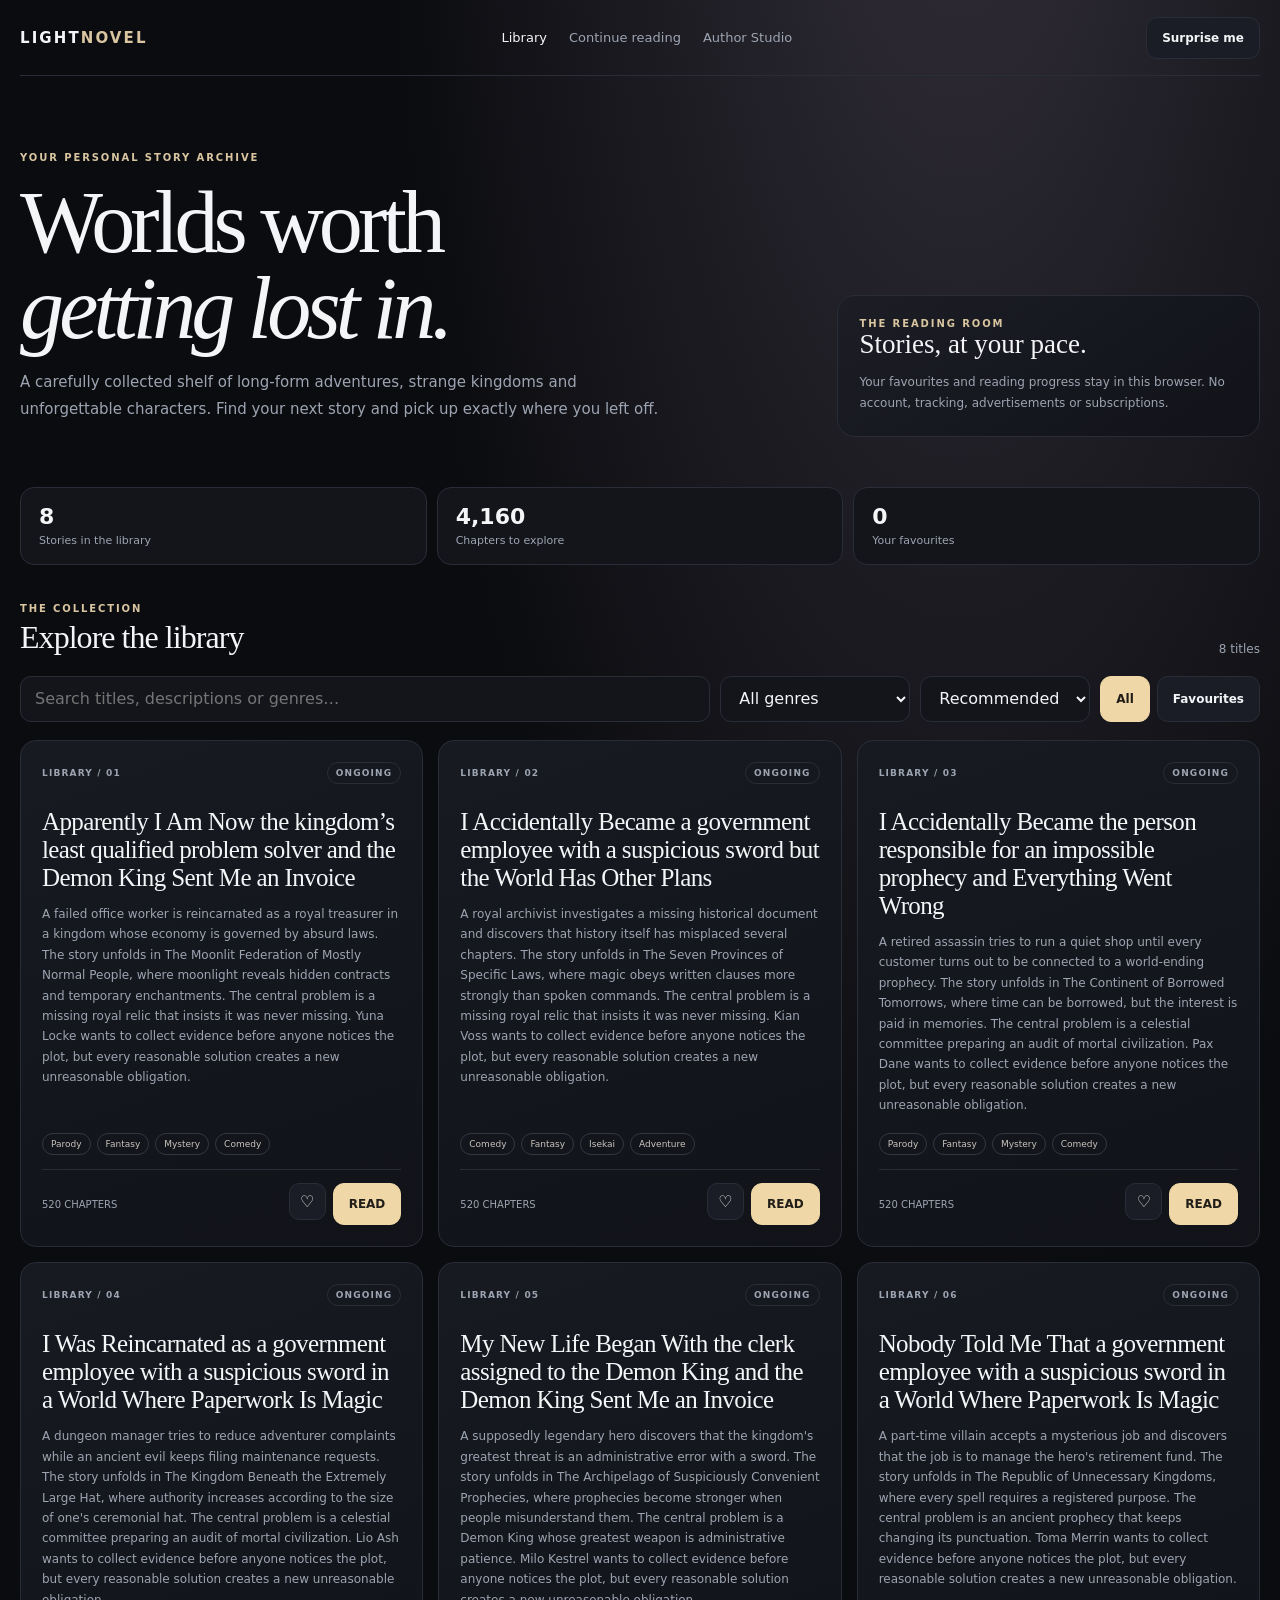
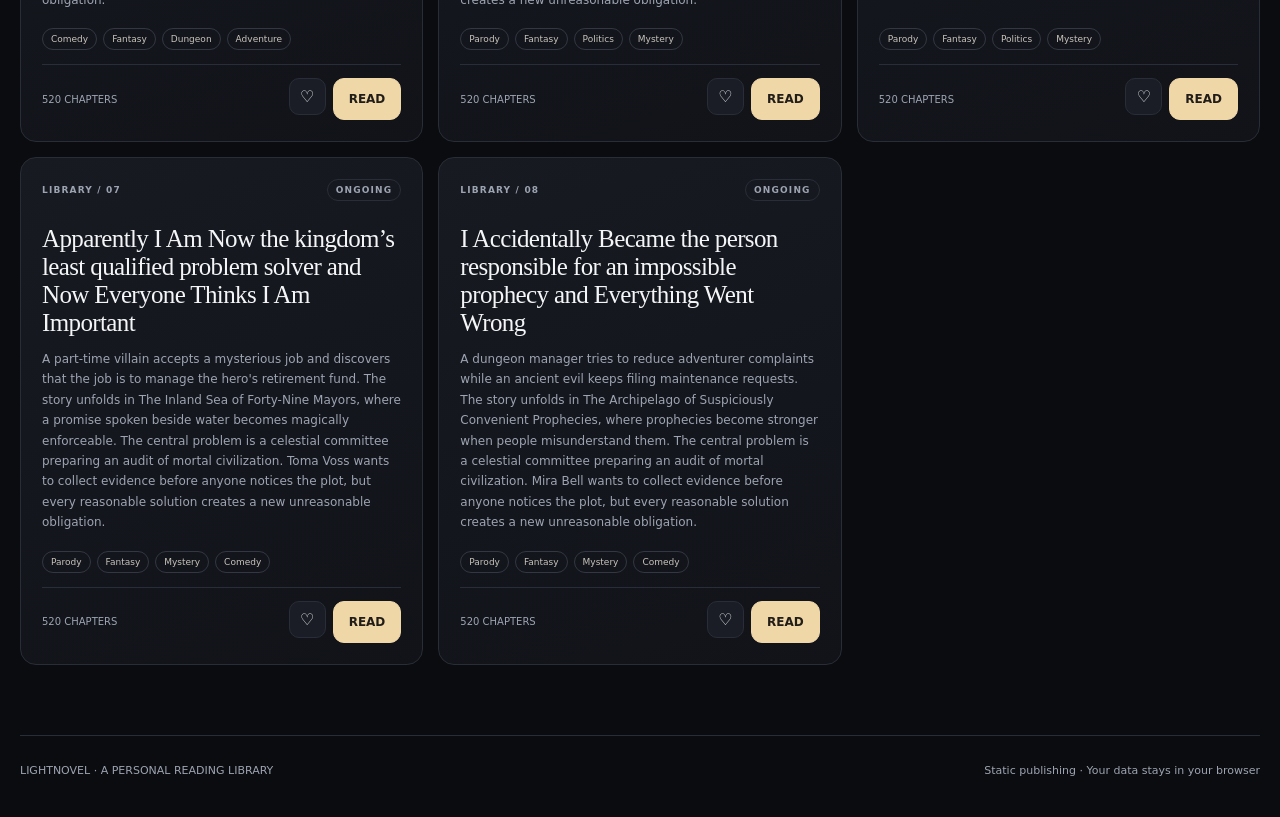
<file: index.html>
<!doctype html>
<html lang="en">
<head>
<meta charset="utf-8"><meta name="viewport" content="width=device-width,initial-scale=1,viewport-fit=cover">
<meta name="theme-color" content="#0b0c10"><meta name="description" content="A personal light novel library and publishing universe. Discover stories, read chapters and build your collection.">
<title>LIGHTNOVEL — A Library of Worlds</title><link rel="stylesheet" href="css/platform.css">
<link rel="manifest" href="manifest.webmanifest"><link rel="icon" href="assets/icon.svg" type="image/svg+xml"></head>
<body>
<header class="shell topbar"><a class="brand" href="index.html">LIGHT<span>NOVEL</span></a><nav class="nav" aria-label="Main navigation"><a href="#library" aria-current="page">Library</a><a href="#resume">Continue reading</a><a href="author-studio.html">Author Studio</a></nav><div class="top-actions"><button class="button" id="shuffle">Surprise me</button></div></header>
<main class="shell">
<section class="hero"><div><div class="eyebrow">YOUR PERSONAL STORY ARCHIVE</div><h1>Worlds worth<br><em>getting lost in.</em></h1><p>A carefully collected shelf of long-form adventures, strange kingdoms and unforgettable characters. Find your next story and pick up exactly where you left off.</p></div><aside class="hero-note"><div class="eyebrow">THE READING ROOM</div><strong>Stories, at your pace.</strong><p>Your favourites and reading progress stay in this browser. No account, tracking, advertisements or subscriptions.</p></aside></section>
<section class="stats" aria-label="Library statistics"><div class="stat"><strong id="totalNovels">—</strong><span>Stories in the library</span></div><div class="stat"><strong id="totalChapters">—</strong><span>Chapters to explore</span></div><div class="stat"><strong id="favouriteCount">0</strong><span>Your favourites</span></div></section>
<section class="resume" id="resume"><div><strong id="resumeTitle">Continue reading</strong><p id="resumeDetail"></p></div><button class="button primary" id="resumeButton">Continue →</button></section>
<section id="library"><div class="section-head"><div><div class="eyebrow">THE COLLECTION</div><h2>Explore the library</h2></div><p id="shown">Loading titles…</p></div><div class="toolbar"><input class="field" id="search" type="search" placeholder="Search titles, descriptions or genres…" aria-label="Search novels"><select class="field" id="genre" aria-label="Filter by genre"><option value="">All genres</option></select><select class="field" id="sort" aria-label="Sort novels"><option value="default">Recommended order</option><option value="title">Title A–Z</option><option value="chapters">Most chapters</option></select><div style="display:flex;gap:7px"><button class="button primary" id="allButton">All</button><button class="button" id="favsButton">Favourites</button></div></div><div class="grid" id="grid"><div class="loading">Opening the library…</div></div></section>
</main>
<footer class="shell footer"><span>LIGHTNOVEL · A PERSONAL READING LIBRARY</span><span>Static publishing · Your data stays in your browser</span></footer><div class="toast" id="toast" role="status" aria-live="polite"></div>
<script src="js/platform.js" defer></script>
<script src="js/pwa.js" defer></script></body></html>
</file>
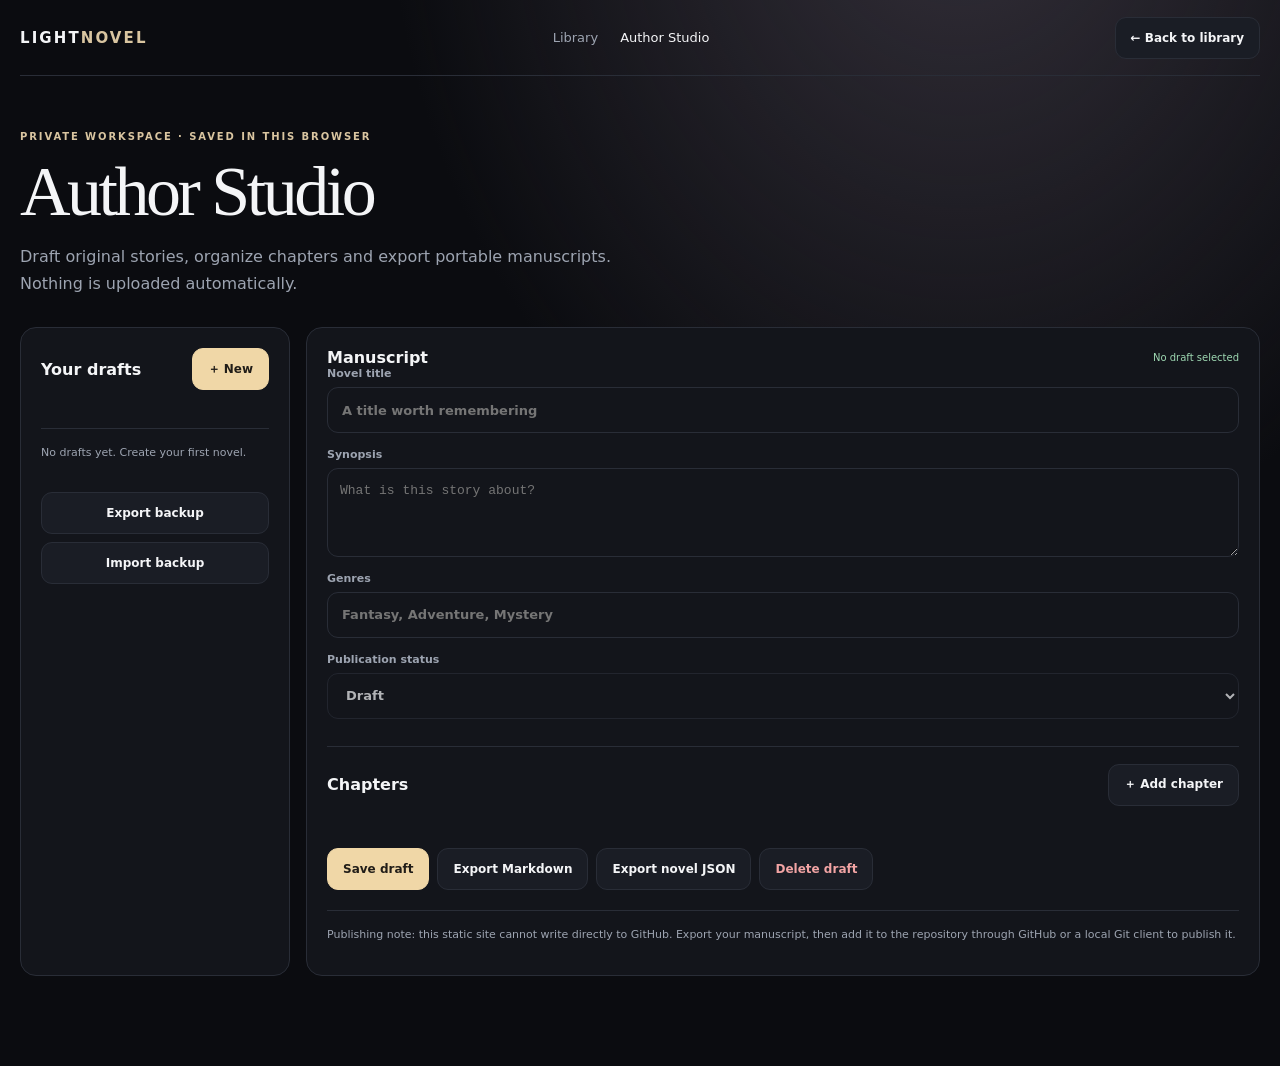
<file: author-studio.html>
<!doctype html><html lang="en"><head><meta charset="utf-8"><meta name="viewport" content="width=device-width,initial-scale=1"><meta name="theme-color" content="#0b0c10"><title>Author Studio — LIGHTNOVEL</title><link rel="stylesheet" href="css/platform.css"><link rel="stylesheet" href="css/studio.css"><link rel="manifest" href="manifest.webmanifest"><link rel="icon" href="assets/icon.svg" type="image/svg+xml"></head><body><header class="shell topbar"><a class="brand" href="index.html">LIGHT<span>NOVEL</span></a><nav class="nav"><a href="index.html">Library</a><a href="author-studio.html" aria-current="page">Author Studio</a></nav><div class="top-actions"><a class="button" href="index.html">← Back to library</a></div></header><main class="shell studio"><div class="eyebrow">PRIVATE WORKSPACE · SAVED IN THIS BROWSER</div><h1>Author Studio</h1><p class="studio-intro">Draft original stories, organize chapters and export portable manuscripts. Nothing is uploaded automatically.</p><div class="studio-grid"><aside class="studio-panel"><div class="panel-head"><h2>Your drafts</h2><button class="button primary" id="newDraft">＋ New</button></div><div id="draftList" class="draft-list"></div><div class="file-actions"><button class="button" id="exportAll">Export backup</button><label class="button file-label">Import backup<input type="file" id="importAll" accept="application/json"></label></div></aside><section class="studio-panel editor"><div class="panel-head"><h2>Manuscript</h2><span id="saveState" class="save-state">No draft selected</span></div><form id="draftForm"><label>Novel title<input class="field" id="title" maxlength="180" required placeholder="A title worth remembering"></label><label>Synopsis<textarea class="field" id="synopsis" rows="3" maxlength="1200" placeholder="What is this story about?"></textarea></label><label>Genres<input class="field" id="genres" placeholder="Fantasy, Adventure, Mystery"></label><label>Publication status<select class="field" id="status"><option>Draft</option><option>Ongoing</option><option>Completed</option><option>Hiatus</option></select></label><div class="chapter-head"><h3>Chapters</h3><button class="button" type="button" id="addChapter">＋ Add chapter</button></div><div id="chapters"></div><div class="editor-actions"><button class="button primary" type="submit">Save draft</button><button class="button" type="button" id="exportMarkdown">Export Markdown</button><button class="button" type="button" id="exportJson">Export novel JSON</button><button class="button danger" type="button" id="deleteDraft">Delete draft</button></div></form><p class="studio-note">Publishing note: this static site cannot write directly to GitHub. Export your manuscript, then add it to the repository through GitHub or a local Git client to publish it.</p></section></div></main><div class="toast" id="toast" role="status" aria-live="polite"></div><script src="js/studio.js" defer></script><script src="js/pwa.js" defer></script></body></html>
</file>
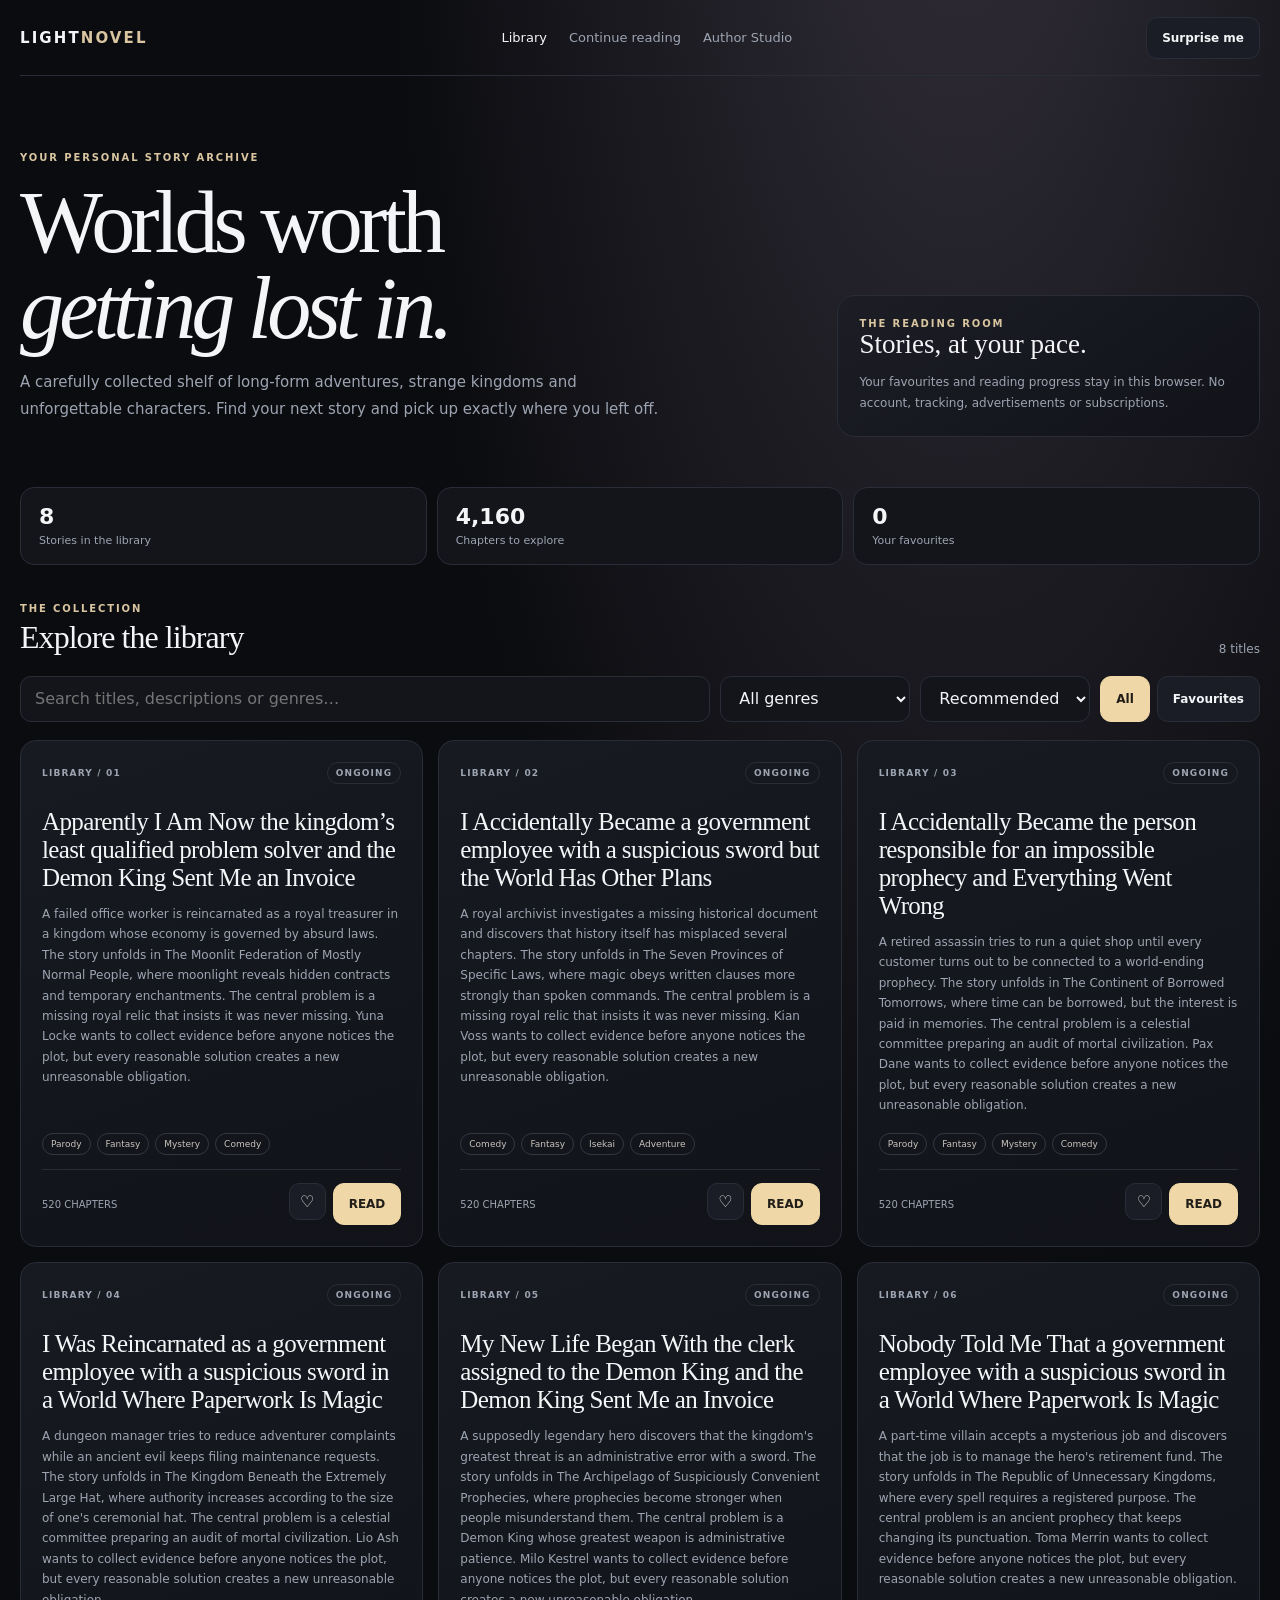
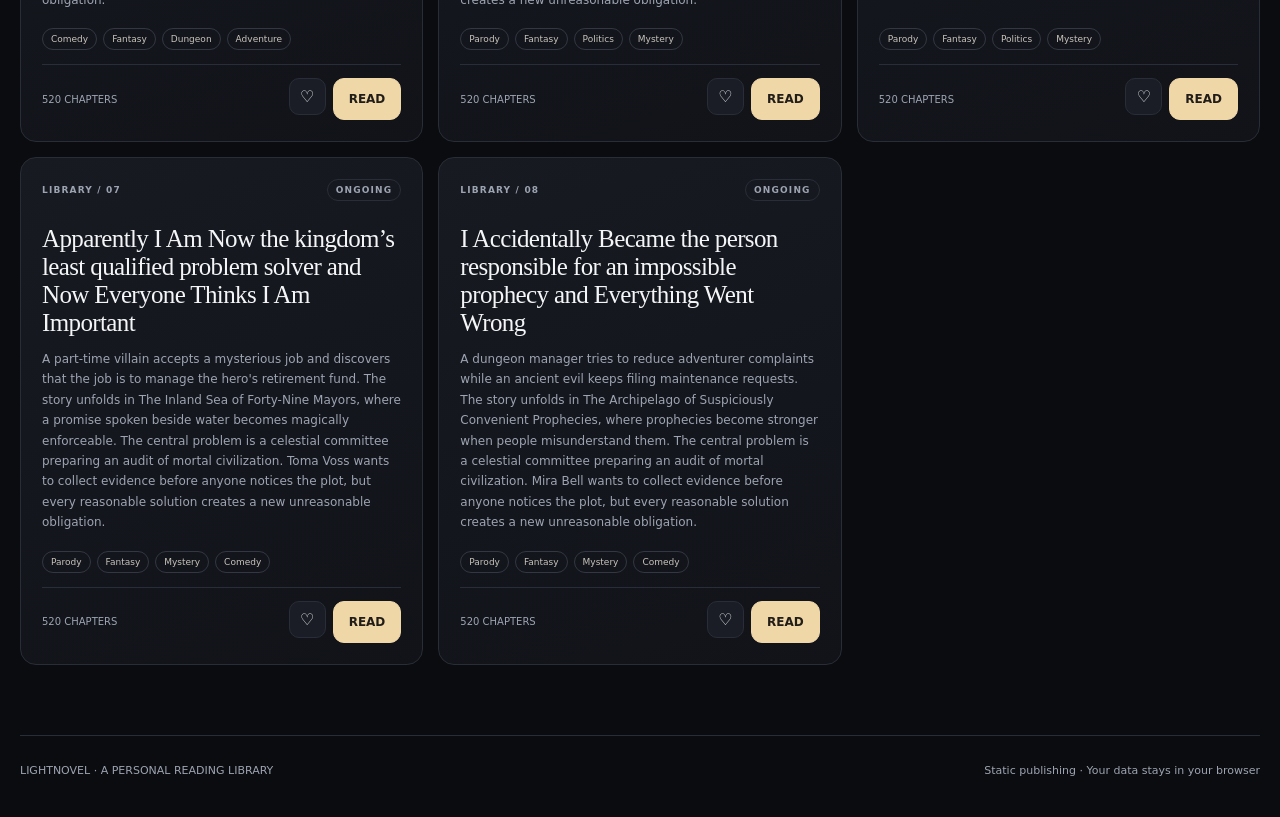
<file: reader.html>
<!doctype html>
<html lang="en">
<head><meta charset="utf-8"><meta name="viewport" content="width=device-width,initial-scale=1,viewport-fit=cover"><meta name="theme-color" content="#0b0c10"><title>Reader — LIGHTNOVEL</title><link rel="stylesheet" href="css/reader.css"><link rel="manifest" href="manifest.webmanifest"><link rel="icon" href="assets/icon.svg" type="image/svg+xml"></head>
<body>
<header class="readerbar"><a href="index.html">← LIBRARY</a><div class="reader-actions"><button id="fontDown" aria-label="Decrease text size">A−</button><button id="fontUp" aria-label="Increase text size">A+</button><button id="themeToggle">Theme</button><button id="bookmark" aria-pressed="false">♡ Save chapter</button></div><div id="counter">CHAPTER 1 / 520</div></header>
<div class="progress-track" aria-label="Novel reading progress"><div id="readingProgress" role="progressbar" aria-valuemin="0" aria-valuemax="100" aria-valuenow="0"></div></div>
<main class="layout"><aside class="sidebar"><p class="eyebrow">CURRENT NOVEL</p><h1 id="novelTitle">Loading…</h1><div class="box"><b>WORLD</b><p id="world">—</p><p id="worldSummary">—</p></div><div class="box"><b>POV</b><p id="pov">—</p><p id="role">—</p></div><div class="box"><b>STORY STATUS</b><p id="status">—</p></div></aside>
<article class="reader"><p id="meta" class="meta">—</p><h2 id="chapterTitle">Loading chapter…</h2><div id="text" class="text"></div><nav class="controls"><button id="prev">← PREVIOUS</button><button id="next">NEXT →</button></nav></article></main>
<script src="js/reader.js" defer></script><script src="js/pwa.js" defer></script></body></html>
</file>
<file: css/platform.css>
:root{color-scheme:dark;--bg:#0b0c10;--surface:#13151b;--surface-2:#1a1d25;--line:#292d37;--text:#f4f5f7;--muted:#9da4b1;--accent:#d9c5a0;--accent-strong:#f0d7a7;--good:#9ed8b2;--radius:18px;--max:1240px}
*{box-sizing:border-box}html{min-width:320px;background:var(--bg);scroll-behavior:smooth}body{margin:0;color:var(--text);font-family:Inter,ui-sans-serif,system-ui,-apple-system,"Segoe UI",sans-serif;background:radial-gradient(ellipse at 75% -15%,#34303a 0,transparent 36rem),var(--bg);min-height:100vh}button,input,select{font:inherit}button,a{touch-action:manipulation}a{color:inherit}.shell{width:min(100% - 40px,var(--max));margin:auto}.topbar{height:76px;display:flex;align-items:center;justify-content:space-between;gap:20px;border-bottom:1px solid var(--line)}.brand{text-decoration:none;font-weight:900;letter-spacing:.14em;font-size:15px}.brand span{color:var(--accent)}.nav{display:flex;align-items:center;gap:22px;color:var(--muted);font-size:13px}.nav a{text-decoration:none}.nav a:hover,.nav a[aria-current=page]{color:var(--text)}.top-actions{display:flex;gap:9px}.button{border:1px solid var(--line);background:var(--surface-2);color:var(--text);padding:11px 15px;border-radius:11px;font-weight:750;font-size:12px;cursor:pointer;text-decoration:none;display:inline-flex;align-items:center;justify-content:center;min-height:42px}.button:hover{border-color:#77717a}.button.primary{background:var(--accent-strong);color:#211d18;border-color:var(--accent-strong)}.hero{padding:76px 0 42px;display:grid;grid-template-columns:minmax(0,1.3fr) minmax(220px,.7fr);gap:30px;align-items:end}.eyebrow{text-transform:uppercase;letter-spacing:.19em;font-size:10px;color:var(--accent);font-weight:850}.hero h1{font-family:Georgia,serif;font-weight:500;letter-spacing:-.055em;line-height:.98;font-size:clamp(48px,7.5vw,88px);max-width:760px;margin:17px 0}.hero p{max-width:660px;color:var(--muted);line-height:1.75;font-size:15px}.hero-note{border:1px solid var(--line);background:linear-gradient(145deg,#1c1d25,#111319);border-radius:var(--radius);padding:22px}.hero-note strong{font-family:Georgia,serif;font-size:27px;font-weight:500}.hero-note p{font-size:12px;margin-bottom:0}.stats{display:grid;grid-template-columns:repeat(3,1fr);gap:10px;margin:8px 0 34px}.stat{padding:16px 18px;background:var(--surface);border:1px solid var(--line);border-radius:14px}.stat strong{display:block;font-size:22px}.stat span{color:var(--muted);font-size:11px}.section-head{display:flex;justify-content:space-between;align-items:end;gap:16px;margin:38px 0 18px}.section-head h2{font-family:Georgia,serif;font-size:32px;font-weight:500;letter-spacing:-.03em;margin:5px 0 0}.section-head p{color:var(--muted);font-size:12px;margin:0}.toolbar{display:grid;grid-template-columns:minmax(180px,1fr) 190px 170px auto;gap:10px;margin:20px 0 18px}.field{width:100%;min-height:46px;padding:0 14px;border:1px solid var(--line);border-radius:11px;background:var(--surface);color:var(--text);outline:none}.field:focus{border-color:var(--accent)}.grid{display:grid;grid-template-columns:repeat(3,minmax(0,1fr));gap:15px;padding-bottom:70px}.card{min-width:0;display:flex;flex-direction:column;border:1px solid var(--line);border-radius:16px;background:linear-gradient(160deg,#171a21,#111319);padding:21px;min-height:300px;transition:transform .18s,border-color .18s}.card:hover{transform:translateY(-3px);border-color:#55515a}.card-top{display:flex;justify-content:space-between;gap:10px;align-items:center}.serial,.status{font-size:9px;letter-spacing:.13em;text-transform:uppercase;color:var(--muted);font-weight:850}.status{border:1px solid var(--line);border-radius:30px;padding:5px 8px}.card h3{font-family:Georgia,serif;font-size:25px;line-height:1.12;font-weight:500;letter-spacing:-.025em;margin:24px 0 12px}.card .synopsis{font-size:12px;line-height:1.7;color:var(--muted);margin:0}.tags{display:flex;flex-wrap:wrap;gap:6px;margin-top:auto;padding:18px 0 14px}.tag{font-size:9px;color:#c9c4bc;border:1px solid #343741;padding:5px 8px;border-radius:20px}.card-foot{display:flex;justify-content:space-between;align-items:center;gap:10px;border-top:1px solid var(--line);padding-top:13px}.card-foot small{font-size:10px;color:var(--muted)}.card-actions{display:flex;gap:7px}.icon-button{width:37px;height:37px;border-radius:10px;border:1px solid var(--line);background:var(--surface-2);color:var(--text);cursor:pointer}.icon-button[aria-pressed=true]{color:var(--accent-strong);border-color:var(--accent)}.empty,.loading{grid-column:1/-1;padding:35px;border:1px dashed var(--line);border-radius:15px;color:var(--muted);text-align:center}.resume{display:none;border:1px solid var(--line);background:var(--surface);border-radius:15px;padding:17px 20px;margin:24px 0}.resume.show{display:flex;align-items:center;justify-content:space-between;gap:18px}.resume p{color:var(--muted);font-size:12px;margin:5px 0 0}.footer{border-top:1px solid var(--line);padding:28px 0 40px;color:var(--muted);font-size:11px;display:flex;justify-content:space-between;gap:15px;flex-wrap:wrap}.toast{position:fixed;bottom:20px;left:50%;transform:translate(-50%,20px);opacity:0;pointer-events:none;background:#f0d7a7;color:#211d18;padding:11px 16px;border-radius:10px;font-size:12px;font-weight:800;transition:.2s;z-index:50}.toast.show{opacity:1;transform:translate(-50%,0)}:focus-visible{outline:2px solid var(--accent-strong);outline-offset:3px}
@media(max-width:900px){.grid{grid-template-columns:repeat(2,minmax(0,1fr))}.hero{grid-template-columns:1fr}.hero-note{max-width:500px}.toolbar{grid-template-columns:1fr 1fr}.nav{gap:13px}}
@media(max-width:620px){.shell{width:min(100% - 28px,var(--max))}.topbar{height:64px}.nav{display:none}.hero{padding:50px 0 28px}.hero h1{font-size:clamp(45px,13vw,68px)}.stats{gap:7px}.stat{padding:13px 10px}.stat strong{font-size:19px}.stat span{font-size:9px}.section-head{align-items:start;flex-direction:column}.section-head h2{font-size:29px}.toolbar{grid-template-columns:1fr 1fr}.toolbar input{grid-column:1/-1}.grid{grid-template-columns:1fr;gap:11px}.card{min-height:260px;padding:18px}.card h3{font-size:23px;margin-top:18px}.resume.show{align-items:flex-start;flex-direction:column}.footer{flex-direction:column}}
@media(prefers-reduced-motion:reduce){*,*::before,*::after{scroll-behavior:auto!important;transition:none!important}}
</file>
<file: css/studio.css>
.studio{padding:55px 0 90px}.studio h1{font:500 clamp(42px,7vw,70px)/1 Georgia,serif;letter-spacing:-.05em;margin:15px 0}.studio-intro{color:var(--muted);max-width:650px;line-height:1.7;margin-bottom:30px}.studio-grid{display:grid;grid-template-columns:270px minmax(0,1fr);gap:16px}.studio-panel{background:var(--surface);border:1px solid var(--line);border-radius:16px;padding:20px;min-width:0}.panel-head,.chapter-head{display:flex;align-items:center;justify-content:space-between;gap:12px}.panel-head h2,.chapter-head h3{font-size:16px;margin:0}.draft-list{display:grid;gap:8px;margin:18px 0}.draft-item{border:1px solid var(--line);background:var(--surface-2);border-radius:10px;padding:12px;text-align:left;color:var(--text);cursor:pointer}.draft-item[aria-current=true]{border-color:var(--accent);background:#27252a}.draft-item strong,.draft-item small{display:block}.draft-item strong{font-size:12px}.draft-item small{color:var(--muted);font-size:10px;margin-top:5px}.file-actions{display:grid;gap:8px}.file-label{cursor:pointer;text-align:center}.file-label input{display:none}.editor form{display:grid;gap:15px}.editor label{display:grid;gap:7px;color:var(--muted);font-size:11px;font-weight:800}.editor .field{font-size:13px}.editor textarea{padding:12px;resize:vertical;line-height:1.6}.chapter-head{margin-top:12px;padding-top:17px;border-top:1px solid var(--line)}.chapter-row{display:grid;grid-template-columns:1fr auto;gap:8px;margin-top:9px}.chapter-row textarea{grid-column:1/-1;min-height:190px}.chapter-row .field{min-width:0}.editor-actions{display:flex;gap:8px;flex-wrap:wrap;padding-top:12px}.button.danger{color:#f2a4a4}.save-state{font-size:10px;color:var(--good)}.studio-note{color:var(--muted);font-size:11px;line-height:1.7;border-top:1px solid var(--line);padding-top:15px;margin-top:20px}@media(max-width:850px){.studio-grid{grid-template-columns:1fr}.draft-list{grid-template-columns:repeat(2,minmax(0,1fr))}}@media(max-width:560px){.studio{padding-top:35px}.studio-panel{padding:15px}.draft-list{grid-template-columns:1fr}.editor-actions .button{flex:1}.chapter-row{grid-template-columns:1fr}.chapter-row textarea{grid-column:auto}}
</file>
<file: css/reader.css>
:root{--bg:#0b0c10;--panel:#13151b;--line:#292d37;--text:#eee;--muted:#aaaab3;--dim:#777780;--max:1280px;--reader-font:19px}*{box-sizing:border-box}html{min-width:320px;background:var(--bg);scroll-behavior:smooth}body{margin:0;background:var(--bg);color:var(--text);font-family:Georgia,"Times New Roman",serif;overflow-x:hidden}body[data-theme=paper]{--bg:#eee9df;--panel:#e3ddd1;--line:#c9c0b1;--text:#27231f;--muted:#625b52;--dim:#777064}button,a{touch-action:manipulation}button{font:inherit}.readerbar{min-height:66px;border-bottom:1px solid var(--line);background:color-mix(in srgb,var(--bg) 94%,transparent);backdrop-filter:blur(16px);display:flex;align-items:center;justify-content:space-between;gap:15px;padding:9px max(18px,4vw);position:sticky;top:0;z-index:30;font-family:system-ui,sans-serif}.readerbar a{color:var(--text);text-decoration:none;font-weight:900;font-size:12px;letter-spacing:1px;white-space:nowrap}.readerbar #counter{font-size:10px;color:var(--muted);text-align:right;white-space:nowrap}.reader-actions{display:flex;gap:6px;flex-wrap:wrap;justify-content:center}.reader-actions button{border:1px solid var(--line);background:var(--panel);color:var(--text);padding:8px 10px;border-radius:8px;font-size:11px;font-weight:800;cursor:pointer;min-height:36px}.reader-actions button[aria-pressed=true]{border-color:#b99b6b;color:#c6a775}.progress-track{height:3px;background:var(--panel)}.progress-track div{height:100%;width:0;background:#c6a775;transition:width .2s}.layout{width:min(var(--max),100%);margin:auto;display:grid;grid-template-columns:minmax(230px,290px) minmax(0,760px);justify-content:center;gap:clamp(35px,6vw,80px);padding:clamp(38px,5vw,65px) 30px 110px}.sidebar{font-family:system-ui,sans-serif;position:sticky;top:100px;align-self:start;min-width:0}.eyebrow{font-size:10px;letter-spacing:2px;color:var(--dim);font-weight:900}.sidebar h1{font-size:clamp(21px,2.5vw,27px);line-height:1.08;margin:12px 0 34px;overflow-wrap:anywhere}.box{border-top:1px solid var(--line);padding:16px 0}.box b{font-size:9px;letter-spacing:1.5px;color:var(--dim)}.box p{font-size:13px;line-height:1.5;margin:8px 0;color:var(--muted);overflow-wrap:anywhere}.box p:first-of-type{color:var(--text);font-weight:700}.reader{width:100%;min-width:0}.meta{font-family:system-ui,sans-serif;color:var(--dim);font-size:11px;letter-spacing:1px;text-transform:uppercase;line-height:1.5}.reader h2{font-size:clamp(35px,5vw,62px);line-height:.98;letter-spacing:-1px;margin:20px 0 clamp(32px,5vw,52px);overflow-wrap:anywhere}.text{font-size:var(--reader-font);line-height:1.9;color:var(--text);overflow-wrap:anywhere;word-break:normal}.text p{margin:0 0 25px}.text hr{border:0;border-top:1px solid var(--line);margin:45px 0}.controls{display:flex;justify-content:space-between;gap:14px;margin-top:60px;font-family:system-ui,sans-serif}.controls button{background:var(--panel);color:var(--text);border:1px solid var(--line);padding:13px 18px;border-radius:9px;font-weight:900;cursor:pointer;min-height:46px;min-width:110px}.controls button:disabled{opacity:.3;cursor:not-allowed}.controls button:hover:not(:disabled){background:var(--text);color:var(--bg)}:focus-visible{outline:2px solid #c6a775;outline-offset:3px}@media(max-width:900px){.layout{grid-template-columns:220px minmax(0,1fr);gap:35px;padding-left:22px;padding-right:22px}}@media(max-width:700px){.readerbar{padding:8px 10px;gap:7px;flex-wrap:wrap}.readerbar a{font-size:10px}.readerbar #counter{font-size:9px}.reader-actions{order:3;width:100%;justify-content:flex-end}.reader-actions button{padding:7px 9px}.layout{display:block;padding:28px 18px 75px}.sidebar{position:static;margin-bottom:34px}.sidebar h1{font-size:23px;margin:10px 0 18px}.box{display:grid;grid-template-columns:1fr 1fr;gap:12px 20px;padding-top:15px}.box p{margin:6px 0}.reader h2{font-size:clamp(34px,10vw,48px);margin:18px 0 30px}.text{line-height:1.78}.controls{margin-top:45px}.controls button{flex:1;min-width:0;padding:12px 10px}}@media(max-width:430px){.layout{padding:22px 15px 60px}.box{grid-template-columns:1fr}.sidebar{margin-bottom:28px}.reader h2{font-size:clamp(32px,10.8vw,43px)}.text{line-height:1.75}.controls{gap:9px}.controls button{font-size:12px;padding:11px 7px}}@media(prefers-reduced-motion:reduce){html{scroll-behavior:auto}.progress-track div{transition:none}}
</file>
